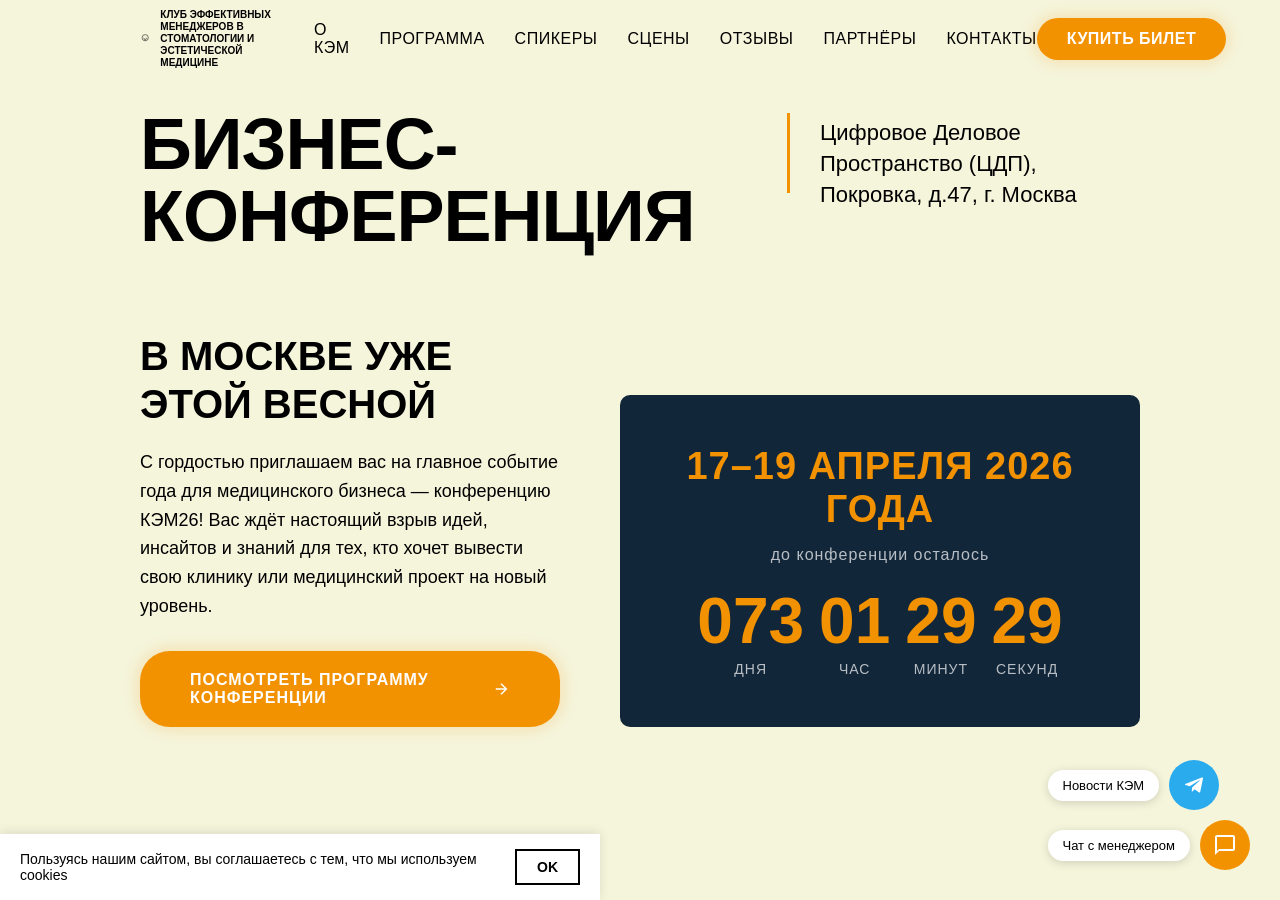
<file: hero_test.html>
<!DOCTYPE html>
<html lang="ru">
<head>
    <meta charset="UTF-8">
    <meta name="viewport" content="width=device-width, initial-scale=1.0">
    <title>КЭМ-26 — Первый экран (точная копия)</title>
    <style>
        * { margin: 0; padding: 0; box-sizing: border-box; }

        body {
            font-family: Inter, Arial, sans-serif;
            background-color: #f5f5dc;
            color: #000000;
            overflow-x: hidden;
        }

        /* ===== NAVIGATION ===== */
        .nav {
            position: fixed;
            top: 0;
            left: 0;
            width: 100%;
            height: 78px;
            display: flex;
            align-items: center;
            padding: 0 140px;
            z-index: 1000;
            background: transparent;
            transition: background-color 0.3s ease;
        }
        .nav.scrolled {
            background: rgba(245, 245, 220, 0.95);
            box-shadow: 0 2px 10px rgba(0,0,0,0.1);
        }
        .nav-logo {
            display: flex;
            align-items: center;
            gap: 10px;
            margin-right: 40px;
        }
        .nav-logo svg {
            width: 40px;
            height: 40px;
        }
        .nav-logo-text {
            font-size: 10px;
            font-weight: 700;
            line-height: 1.2;
            text-transform: uppercase;
            max-width: 140px;
        }
        .nav-menu {
            display: flex;
            align-items: center;
            gap: 30px;
            flex: 1;
        }
        .nav-menu a {
            color: #000;
            text-decoration: none;
            font-size: 16px;
            font-weight: 400;
            text-transform: uppercase;
            letter-spacing: 0.5px;
            transition: color 0.3s ease;
        }
        .nav-menu a:hover {
            color: #f39200;
        }
        .nav-cta {
            background-color: #f39200;
            color: #fff !important;
            padding: 12px 30px;
            border-radius: 30px;
            font-size: 16px;
            font-weight: 600;
            text-transform: uppercase;
            text-decoration: none;
            letter-spacing: 0.5px;
            margin-left: auto;
            white-space: nowrap;
            transition: all 0.3s ease;
            box-shadow: 0px 0px 15px 3px rgba(243,146,0,0.2);
        }
        .nav-cta:hover {
            transform: translateY(-2px);
            box-shadow: 0px 0px 20px 5px rgba(243,146,0,0.3);
        }

        /* ===== HERO SECTION ===== */
        .hero {
            padding-top: 78px; /* nav height */
            min-height: 100vh;
            background-color: #f5f5dc;
        }

        /* Top part - БИЗНЕС-КОНФЕРЕНЦИЯ */
        .hero-top {
            padding: 30px 140px 40px;
            display: flex;
            align-items: flex-start;
            gap: 30px;
        }
        .hero-title {
            font-size: 72px;
            font-weight: 900;
            line-height: 1;
            color: #000;
            text-transform: uppercase;
            letter-spacing: -1px;
        }
        .hero-separator {
            width: 3px;
            min-height: 80px;
            background-color: #f39200;
            flex-shrink: 0;
            margin-top: 5px;
        }
        .hero-location {
            font-size: 22px;
            font-weight: 400;
            color: #000;
            line-height: 1.4;
            max-width: 320px;
            padding-top: 10px;
        }

        /* Bottom part - two columns */
        .hero-bottom {
            display: flex;
            padding: 40px 140px 60px;
            gap: 60px;
            align-items: flex-end;
        }
        .hero-left {
            flex: 1;
        }
        .hero-subtitle {
            font-size: 40px;
            font-weight: 900;
            color: #000;
            text-transform: uppercase;
            line-height: 1.2;
            margin-bottom: 20px;
        }
        .hero-description {
            font-size: 18px;
            line-height: 1.6;
            color: #000;
            margin-bottom: 30px;
            max-width: 600px;
        }
        .hero-btn {
            display: inline-flex;
            align-items: center;
            gap: 15px;
            background-color: #f39200;
            color: #fff;
            padding: 20px 50px;
            border-radius: 30px;
            font-size: 16px;
            font-weight: 700;
            text-transform: uppercase;
            text-decoration: none;
            letter-spacing: 1px;
            transition: all 0.3s ease;
            box-shadow: 0px 0px 15px 3px rgba(243,146,0,0.2);
        }
        .hero-btn:hover {
            transform: translateY(-2px);
            box-shadow: 0px 0px 20px 5px rgba(243,146,0,0.3);
        }
        .hero-btn svg {
            width: 24px;
            height: 24px;
        }

        /* Right - Countdown card */
        .hero-right {
            flex-shrink: 0;
            width: 520px;
        }
        .countdown-card {
            background-color: #12263a;
            border-radius: 10px;
            padding: 50px 40px;
            text-align: center;
        }
        .countdown-date {
            font-size: 38px;
            font-weight: 900;
            color: #f39200;
            text-transform: uppercase;
            margin-bottom: 15px;
            letter-spacing: 1px;
        }
        .countdown-label {
            font-size: 16px;
            color: rgba(255,255,255,0.7);
            margin-bottom: 25px;
            letter-spacing: 1px;
        }
        .countdown-timer {
            display: flex;
            justify-content: center;
            gap: 15px;
        }
        .countdown-item {
            text-align: center;
        }
        .countdown-number {
            font-size: 64px;
            font-weight: 900;
            color: #f39200;
            line-height: 1;
        }
        .countdown-unit {
            font-size: 14px;
            color: rgba(255,255,255,0.7);
            margin-top: 8px;
            text-transform: uppercase;
            letter-spacing: 1px;
        }

        /* Cookie banner */
        .cookie-banner {
            position: fixed;
            bottom: 0;
            left: 0;
            width: 600px;
            background: #fff;
            padding: 15px 20px;
            display: flex;
            align-items: center;
            gap: 20px;
            z-index: 1000;
            font-size: 14px;
            color: #000;
            box-shadow: 0 -2px 10px rgba(0,0,0,0.1);
        }
        .cookie-btn {
            background: transparent;
            border: 2px solid #000;
            padding: 8px 20px;
            font-size: 14px;
            cursor: pointer;
            font-weight: 600;
            flex-shrink: 0;
        }

        /* Floating buttons */
        .floating-buttons {
            position: fixed;
            bottom: 30px;
            right: 30px;
            display: flex;
            flex-direction: column;
            gap: 10px;
            z-index: 1000;
        }
        .float-btn {
            display: flex;
            align-items: center;
            gap: 10px;
            text-decoration: none;
        }
        .float-btn-label {
            background: #fff;
            padding: 8px 15px;
            border-radius: 20px;
            font-size: 13px;
            color: #000;
            box-shadow: 0 2px 10px rgba(0,0,0,0.15);
            white-space: nowrap;
        }
        .float-btn-icon {
            width: 50px;
            height: 50px;
            border-radius: 50%;
            display: flex;
            align-items: center;
            justify-content: center;
        }
        .float-btn-icon.telegram {
            background: #2AABEE;
        }
        .float-btn-icon.chat {
            background: #f39200;
        }
        .float-btn-icon svg {
            width: 24px;
            height: 24px;
            fill: #fff;
        }

        /* Responsive */
        @media (max-width: 1024px) {
            .nav { padding: 0 40px; }
            .hero-top { padding: 30px 40px 40px; }
            .hero-bottom { padding: 40px 40px 60px; flex-direction: column; }
            .hero-right { width: 100%; }
            .hero-title { font-size: 52px; }
        }
        @media (max-width: 768px) {
            .nav { padding: 0 20px; }
            .nav-menu { display: none; }
            .hero-top { padding: 20px 20px 30px; flex-direction: column; }
            .hero-bottom { padding: 20px 20px 40px; }
            .hero-title { font-size: 36px; }
            .hero-subtitle { font-size: 28px; }
            .countdown-number { font-size: 44px; }
        }
    </style>
</head>
<body>

    <!-- NAVIGATION -->
    <nav class="nav" id="mainNav">
        <div class="nav-logo">
            <svg viewBox="0 0 40 40" fill="none">
                <circle cx="20" cy="15" r="12" stroke="#000" stroke-width="2" fill="none"/>
                <path d="M14 15 L20 25 L26 15" stroke="#000" stroke-width="2" fill="none"/>
            </svg>
            <div class="nav-logo-text">Клуб эффективных менеджеров в стоматологии и эстетической медицине</div>
        </div>
        <div class="nav-menu">
            <a href="#about">О КЭМ</a>
            <a href="#program">Программа</a>
            <a href="#speakers">Спикеры</a>
            <a href="#scenes">Сцены</a>
            <a href="#reviews">Отзывы</a>
            <a href="#partners">Партнёры</a>
            <a href="#contacts">Контакты</a>
        </div>
        <a href="#form" class="nav-cta">Купить билет</a>
    </nav>

    <!-- HERO SECTION -->
    <section class="hero">
        <!-- Top: БИЗНЕС-КОНФЕРЕНЦИЯ | Location -->
        <div class="hero-top">
            <h1 class="hero-title">Бизнес-конференция</h1>
            <div class="hero-separator"></div>
            <div class="hero-location">Цифровое Деловое Пространство (ЦДП), Покровка, д.47, г. Москва</div>
        </div>

        <!-- Bottom: Two columns -->
        <div class="hero-bottom">
            <div class="hero-left">
                <h2 class="hero-subtitle">В Москве уже этой весной</h2>
                <p class="hero-description">
                    С гордостью приглашаем вас на главное событие года для медицинского бизнеса —
                    конференцию КЭМ26! Вас ждёт настоящий взрыв идей, инсайтов и знаний для тех, кто
                    хочет вывести свою клинику или медицинский проект на новый уровень.
                </p>
                <a href="#program" class="hero-btn">
                    Посмотреть программу конференции
                    <svg viewBox="0 0 24 24" fill="none" stroke="currentColor" stroke-width="2">
                        <path d="M5 12h14M12 5l7 7-7 7"/>
                    </svg>
                </a>
            </div>

            <div class="hero-right">
                <div class="countdown-card">
                    <div class="countdown-date">17–19 апреля 2026 года</div>
                    <div class="countdown-label">до конференции осталось</div>
                    <div class="countdown-timer">
                        <div class="countdown-item">
                            <div class="countdown-number" id="days">073</div>
                            <div class="countdown-unit">дня</div>
                        </div>
                        <div class="countdown-item">
                            <div class="countdown-number" id="hours">01</div>
                            <div class="countdown-unit">час</div>
                        </div>
                        <div class="countdown-item">
                            <div class="countdown-number" id="minutes">29</div>
                            <div class="countdown-unit">минут</div>
                        </div>
                        <div class="countdown-item">
                            <div class="countdown-number" id="seconds">29</div>
                            <div class="countdown-unit">секунд</div>
                        </div>
                    </div>
                </div>
            </div>
        </div>
    </section>

    <!-- Cookie Banner -->
    <div class="cookie-banner" id="cookieBanner">
        <span>Пользуясь нашим сайтом, вы соглашаетесь с тем, что мы используем cookies</span>
        <button class="cookie-btn" onclick="document.getElementById('cookieBanner').style.display='none'">OK</button>
    </div>

    <!-- Floating Buttons -->
    <div class="floating-buttons">
        <a href="https://t.me/iskandarova_olesya" class="float-btn" target="_blank">
            <span class="float-btn-label">Новости КЭМ</span>
            <div class="float-btn-icon telegram">
                <svg viewBox="0 0 24 24"><path d="M9.78 18.65l.28-4.23 7.68-6.92c.34-.31-.07-.46-.52-.19L7.74 13.3 3.64 12c-.88-.25-.89-.86.2-1.3l15.97-6.16c.73-.33 1.43.18 1.15 1.3l-2.72 12.81c-.19.91-.74 1.13-1.5.71L12.6 16.3l-1.99 1.93c-.23.23-.42.42-.83.42z"/></svg>
            </div>
        </a>
        <a href="#" class="float-btn">
            <span class="float-btn-label">Чат с менеджером</span>
            <div class="float-btn-icon chat">
                <svg viewBox="0 0 24 24"><path d="M20 2H4c-1.1 0-2 .9-2 2v18l4-4h14c1.1 0 2-.9 2-2V4c0-1.1-.9-2-2-2zm0 14H6l-2 2V4h16v12z"/></svg>
            </div>
        </a>
    </div>

    <script>
        // Countdown Timer
        function updateCountdown() {
            const target = new Date('2026-04-17T10:00:00').getTime();
            const now = new Date().getTime();
            const diff = target - now;
            if (diff > 0) {
                const d = Math.floor(diff / (1000*60*60*24));
                const h = Math.floor((diff % (1000*60*60*24)) / (1000*60*60));
                const m = Math.floor((diff % (1000*60*60)) / (1000*60));
                const s = Math.floor((diff % (1000*60)) / 1000);
                document.getElementById('days').textContent = d.toString().padStart(2,'0');
                document.getElementById('hours').textContent = h.toString().padStart(2,'0');
                document.getElementById('minutes').textContent = m.toString().padStart(2,'0');
                document.getElementById('seconds').textContent = s.toString().padStart(2,'0');
            }
        }
        updateCountdown();
        setInterval(updateCountdown, 1000);

        // Nav scroll effect
        window.addEventListener('scroll', function() {
            const nav = document.getElementById('mainNav');
            if (window.scrollY > 50) {
                nav.classList.add('scrolled');
            } else {
                nav.classList.remove('scrolled');
            }
        });
    </script>
</body>
</html>
</file>
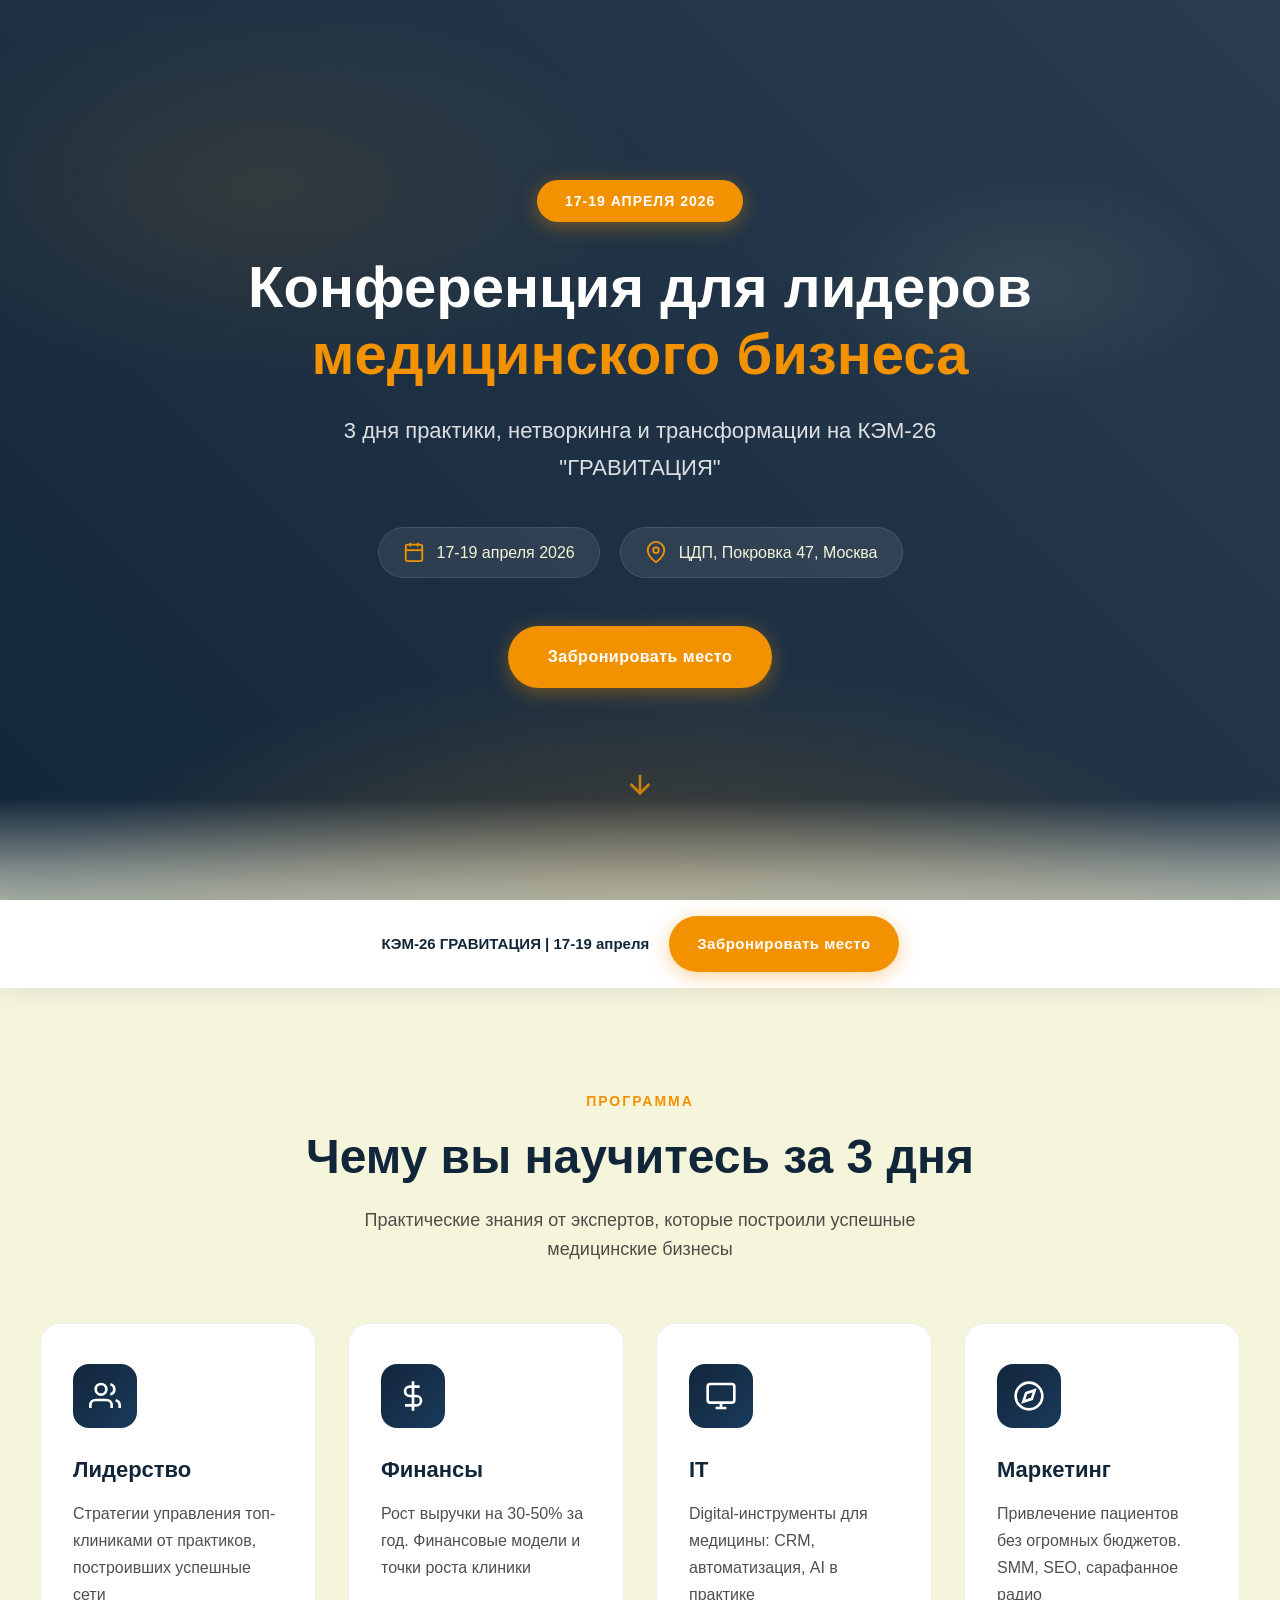
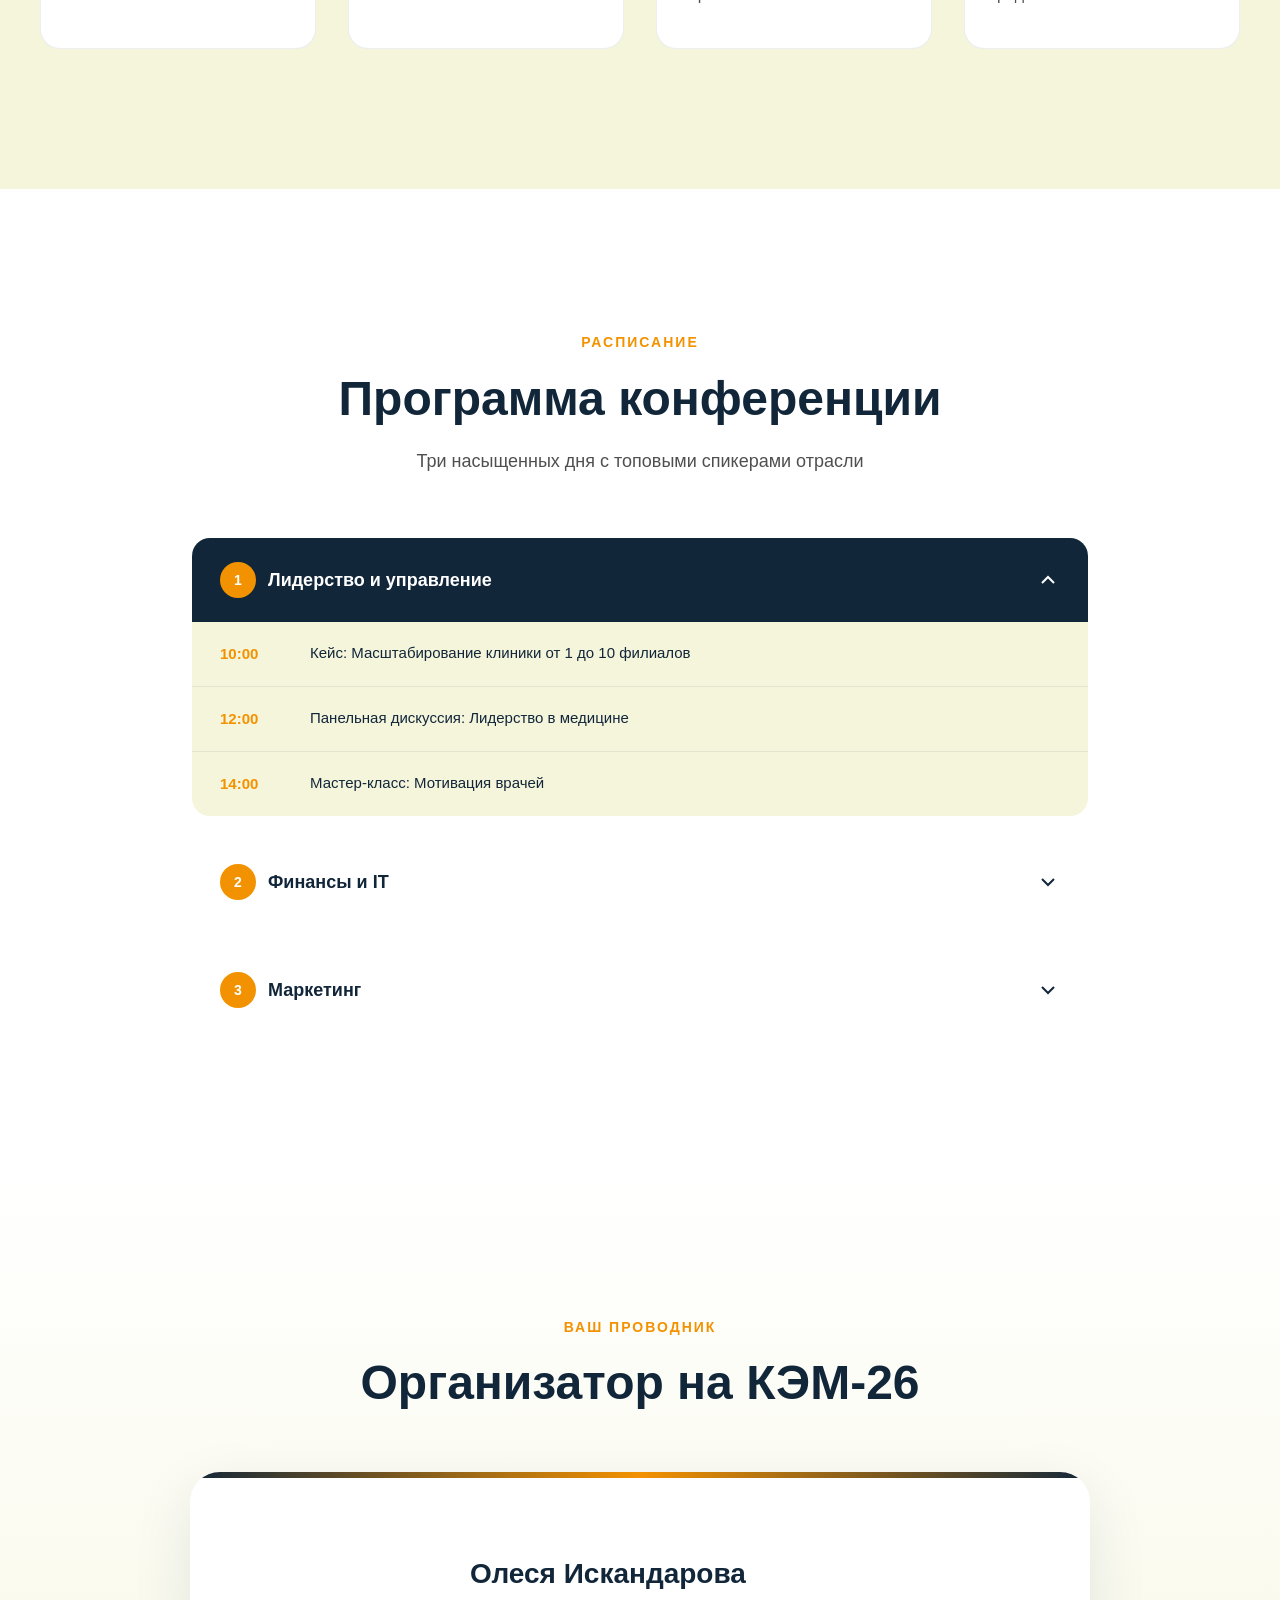
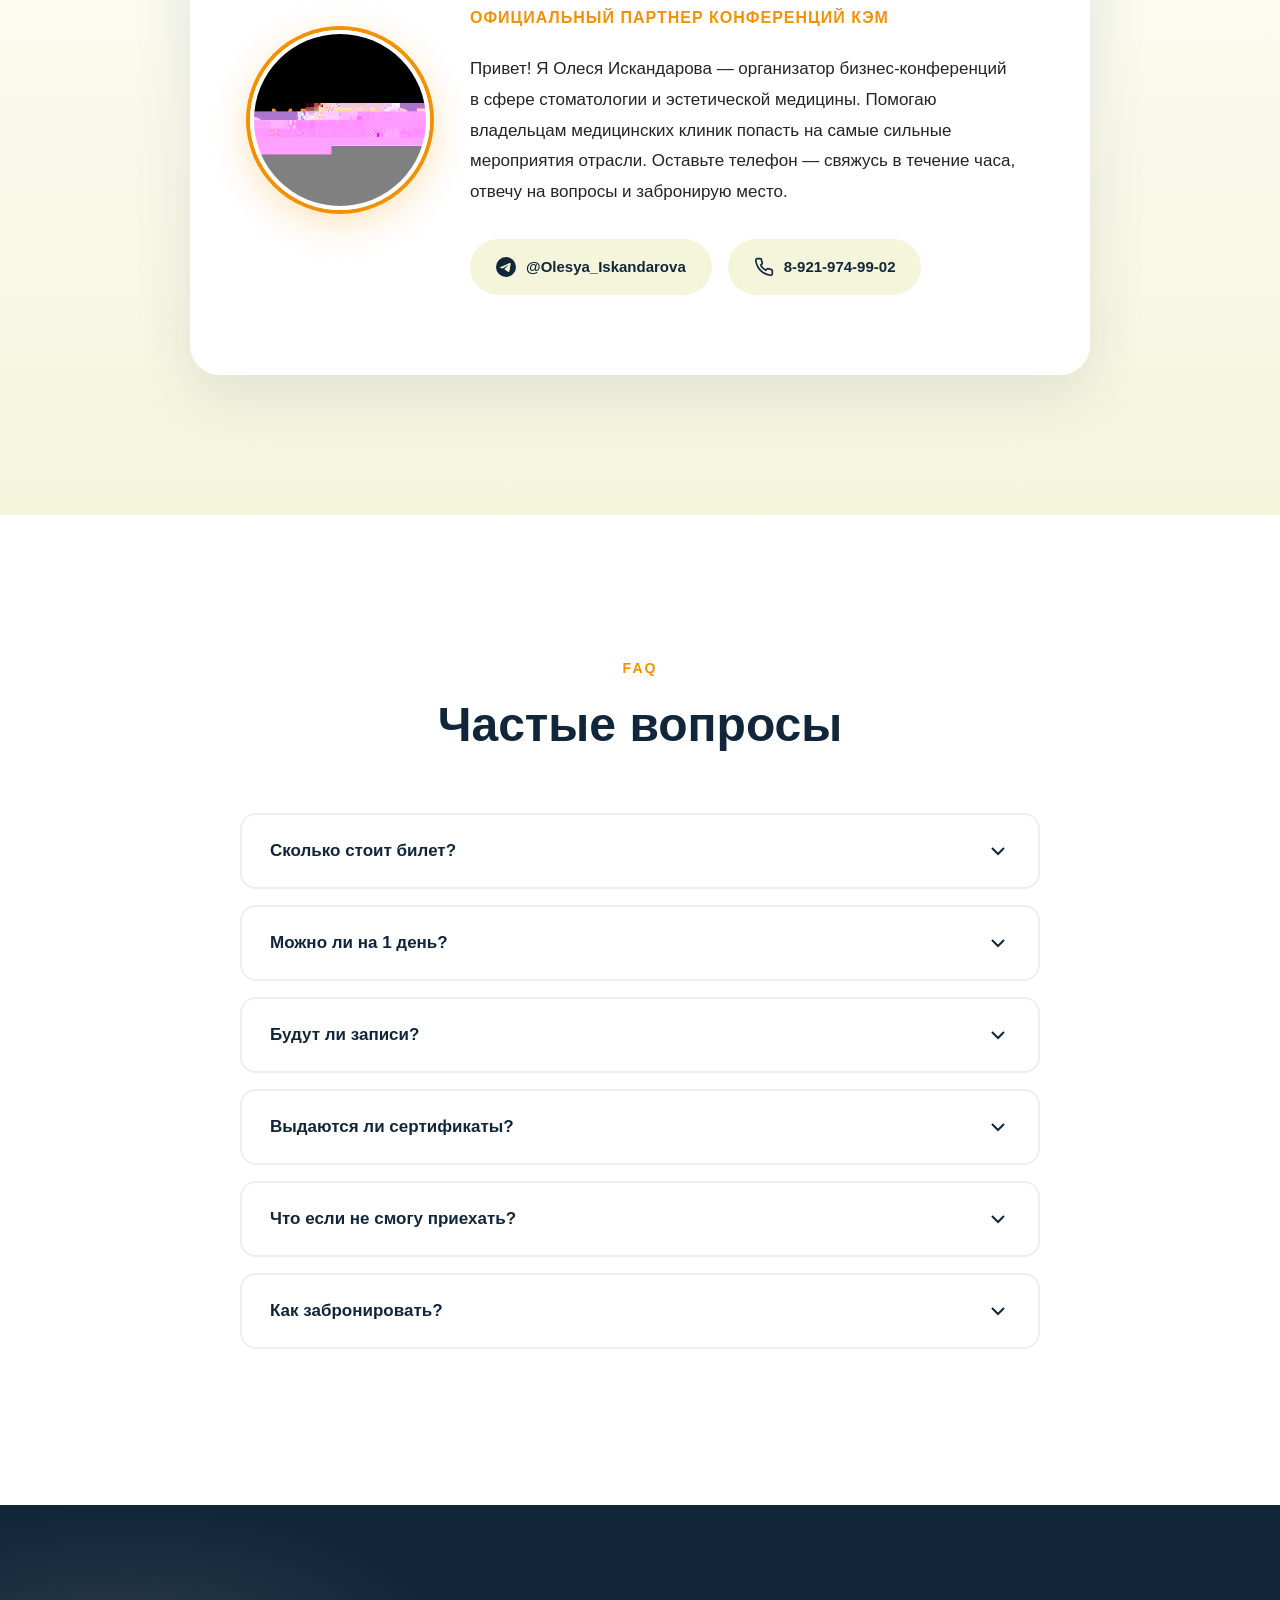
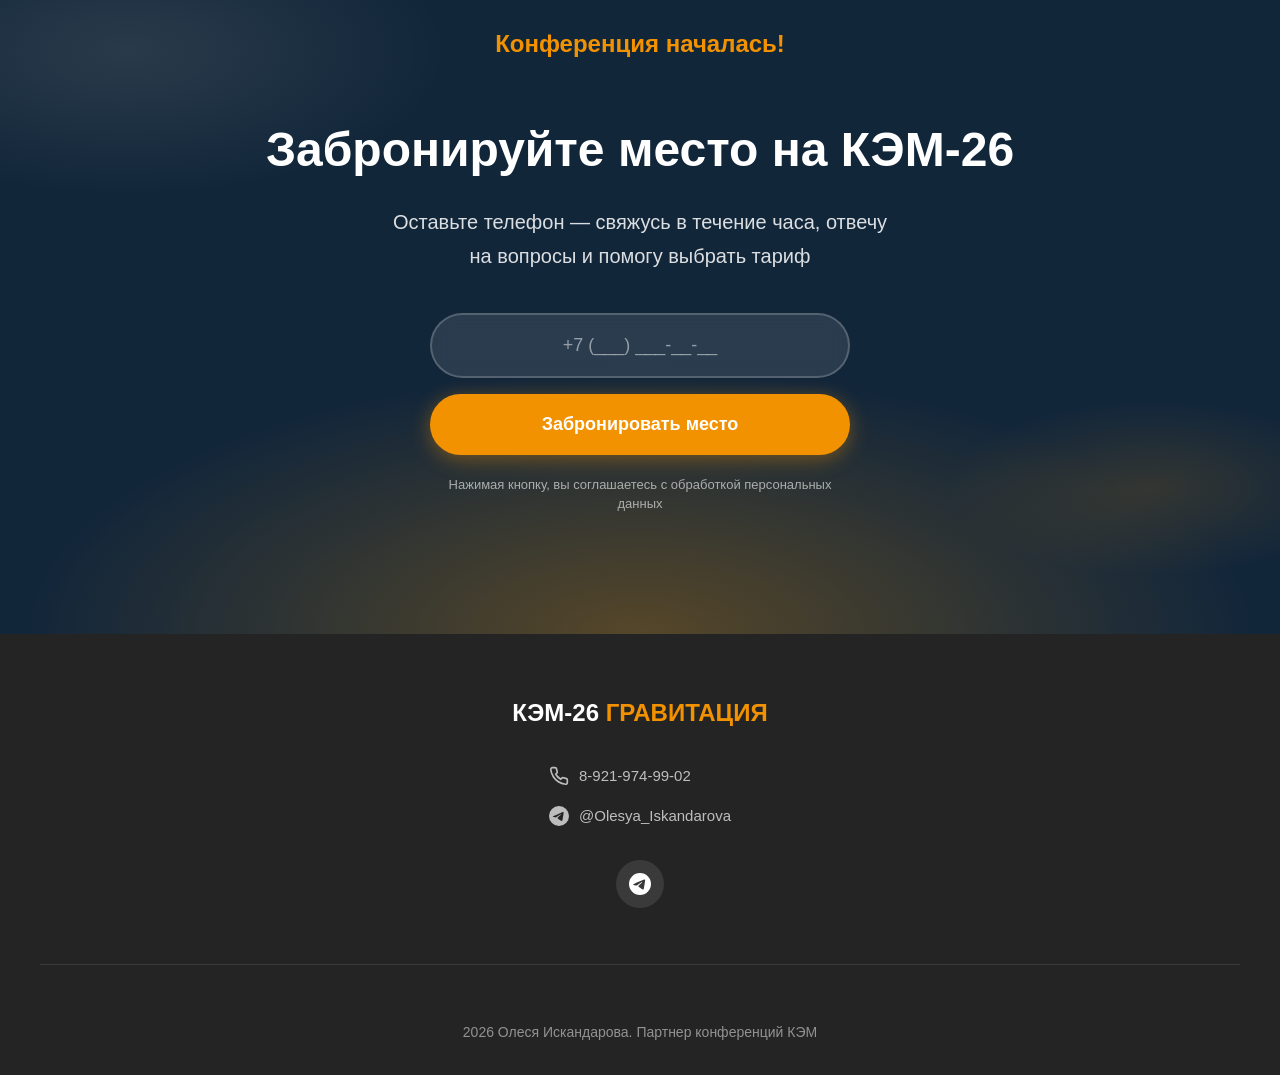
<file: index_v1.html>
<!DOCTYPE html>
<html lang="ru">
<head>
    <meta charset="UTF-8">
    <meta name="viewport" content="width=device-width, initial-scale=1.0">
    <meta name="description" content="КЭМ-26 ГРАВИТАЦИЯ — конференция для лидеров медицинского бизнеса. 17-19 апреля 2026, Москва. Лидерство, финансы, IT, маркетинг.">
    <!-- Open Graph -->
    <meta property="og:title" content="КЭМ-26 ГРАВИТАЦИЯ | Конференция для медицинского бизнеса">
    <meta property="og:description" content="3 дня практики, нетворкинга и трансформации. 17-19 апреля 2026, Москва">
    <meta property="og:type" content="website">
    <meta property="og:locale" content="ru_RU">
    <!-- Twitter Card -->
    <meta name="twitter:card" content="summary_large_image">
    <meta name="twitter:title" content="КЭМ-26 ГРАВИТАЦИЯ">
    <meta name="twitter:description" content="Конференция для лидеров медицинского бизнеса. 17-19 апреля 2026, Москва">
    <title>КЭМ-26 ГРАВИТАЦИЯ | Конференция для лидеров медицинского бизнеса</title>
    <style>
        *, *::before, *::after {
            box-sizing: border-box;
            margin: 0;
            padding: 0;
        }

        :root {
            --primary: #12263a;
            --primary-light: #1a3a5c;
            --accent: #f39200;
            --accent-hover: #e08500;
            --accent-light: rgba(243, 146, 0, 0.15);
            --white: #ffffff;
            --beige: #f5f5dc;
            --beige-dark: #e8e8d0;
            --black: #000000;
            --dark: #242424;
            --font-stack: -apple-system, BlinkMacSystemFont, 'Segoe UI', Roboto, 'Helvetica Neue', Arial, sans-serif;
            --transition-fast: 0.2s ease-in-out;
            --transition-medium: 0.3s ease-in-out;
            --transition-slow: 0.5s ease-in-out;
        }

        html {
            scroll-behavior: smooth;
        }

        /* Accessibility: reduced motion */
        @media (prefers-reduced-motion: reduce) {
            *, *::before, *::after {
                animation-duration: 0.01ms !important;
                animation-iteration-count: 1 !important;
                transition-duration: 0.01ms !important;
            }
            html { scroll-behavior: auto; }
        }

        body {
            font-family: var(--font-stack);
            font-size: 16px;
            line-height: 1.6;
            color: var(--black);
            background: var(--white);
            overflow-x: hidden;
        }

        /* Skip link for accessibility */
        .skip-link {
            position: absolute;
            top: -50px;
            left: 50%;
            transform: translateX(-50%);
            background: var(--primary);
            color: var(--white);
            padding: 12px 24px;
            border-radius: 0 0 8px 8px;
            z-index: 10000;
            text-decoration: none;
            font-weight: 600;
            transition: top 0.3s;
        }
        .skip-link:focus {
            top: 0;
        }

        /* Visually hidden but accessible */
        .visually-hidden {
            position: absolute;
            width: 1px;
            height: 1px;
            padding: 0;
            margin: -1px;
            overflow: hidden;
            clip: rect(0, 0, 0, 0);
            white-space: nowrap;
            border: 0;
        }

        /* Focus visible for keyboard navigation */
        :focus-visible {
            outline: 3px solid var(--accent);
            outline-offset: 3px;
        }
        :focus:not(:focus-visible) {
            outline: none;
        }

        /* Tilda-style animations */
        @keyframes fadeInUp {
            from {
                opacity: 0;
                transform: translateY(40px);
            }
            to {
                opacity: 1;
                transform: translateY(0);
            }
        }

        @keyframes fadeIn {
            from { opacity: 0; }
            to { opacity: 1; }
        }

        @keyframes scaleIn {
            from {
                opacity: 0;
                transform: scale(0.9);
            }
            to {
                opacity: 1;
                transform: scale(1);
            }
        }

        @keyframes pulse {
            0%, 100% { transform: scale(1); }
            50% { transform: scale(1.05); }
        }

        @keyframes float {
            0%, 100% { transform: translateY(0); }
            50% { transform: translateY(-10px); }
        }

        .animate-on-scroll {
            opacity: 0;
            transform: translateY(40px);
            transition: opacity 0.6s ease-out, transform 0.6s ease-out;
        }

        .animate-on-scroll.visible {
            opacity: 1;
            transform: translateY(0);
        }

        /* Hero Section - KEM Style */
        .hero {
            min-height: 100vh;
            background: linear-gradient(0.125turn, rgba(18, 38, 58, 1) 0%, rgba(18, 38, 58, 0.95) 50%, rgba(18, 38, 58, 0.9) 100%);
            position: relative;
            display: flex;
            align-items: center;
            justify-content: center;
            overflow: hidden;
        }

        .hero::before {
            content: '';
            position: absolute;
            top: 0;
            left: 0;
            right: 0;
            bottom: 0;
            background:
                radial-gradient(ellipse 80% 50% at 50% 100%, rgba(243, 146, 0, 0.25) 0%, transparent 60%),
                radial-gradient(ellipse 60% 40% at 20% 20%, rgba(243, 146, 0, 0.1) 0%, transparent 50%),
                radial-gradient(ellipse 40% 30% at 80% 30%, rgba(245, 245, 220, 0.08) 0%, transparent 40%);
            pointer-events: none;
            animation: fadeIn 1.5s ease-out;
        }

        .hero::after {
            content: '';
            position: absolute;
            bottom: 0;
            left: 0;
            right: 0;
            height: 150px;
            background: linear-gradient(to top, var(--beige) 0%, transparent 100%);
            pointer-events: none;
        }

        .hero-content {
            position: relative;
            z-index: 2;
            text-align: center;
            padding: 40px 20px 120px;
            max-width: 900px;
            margin: 0 auto;
        }

        .hero-badge {
            display: inline-block;
            background: var(--accent);
            color: var(--white);
            padding: 10px 28px;
            border-radius: 50px;
            font-size: 14px;
            font-weight: 700;
            letter-spacing: 1px;
            text-transform: uppercase;
            margin-bottom: 32px;
            animation: scaleIn 0.6s ease-out 0.3s both;
            box-shadow: 0 4px 20px rgba(243, 146, 0, 0.4);
        }

        .hero h1 {
            font-size: 36px;
            font-weight: 800;
            line-height: 1.15;
            color: var(--white);
            margin-bottom: 24px;
            animation: fadeInUp 0.8s ease-out 0.5s both;
        }

        .hero h1 span {
            color: var(--accent);
        }

        .hero-subtitle {
            font-size: 18px;
            color: rgba(255, 255, 255, 0.85);
            margin-bottom: 40px;
            max-width: 600px;
            margin-left: auto;
            margin-right: auto;
            line-height: 1.7;
            animation: fadeInUp 0.8s ease-out 0.7s both;
        }

        .hero-meta {
            display: flex;
            flex-direction: column;
            gap: 16px;
            align-items: center;
            margin-bottom: 48px;
            animation: fadeInUp 0.8s ease-out 0.9s both;
        }

        .hero-meta-item {
            display: flex;
            align-items: center;
            gap: 12px;
            font-size: 16px;
            color: var(--beige);
            background: rgba(255, 255, 255, 0.08);
            padding: 12px 24px;
            border-radius: 50px;
            backdrop-filter: blur(10px);
            border: 1px solid rgba(255, 255, 255, 0.1);
            transition: var(--transition-medium);
        }

        .hero-meta-item:hover {
            background: rgba(243, 146, 0, 0.15);
            border-color: rgba(243, 146, 0, 0.3);
        }

        .hero-meta-icon {
            width: 22px;
            height: 22px;
            color: var(--accent);
        }

        .hero-cta {
            animation: fadeInUp 0.8s ease-out 1.1s both;
        }

        /* Buttons - KEM Style */
        .btn {
            display: inline-flex;
            align-items: center;
            justify-content: center;
            padding: 18px 40px;
            font-size: 16px;
            font-weight: 700;
            text-decoration: none;
            border-radius: 50px;
            border: none;
            cursor: pointer;
            transition: all var(--transition-medium);
            min-height: 56px;
            letter-spacing: 0.5px;
        }

        .btn-primary {
            background: var(--accent);
            color: var(--white);
            box-shadow: 0 4px 20px rgba(243, 146, 0, 0.4);
        }

        .btn-primary:hover {
            background: var(--accent-hover);
            transform: translateY(-3px);
            box-shadow: 0 8px 30px rgba(243, 146, 0, 0.5);
        }

        .btn-primary:active {
            transform: translateY(-1px);
        }

        .btn-outline {
            background: transparent;
            color: var(--white);
            border: 2px solid var(--white);
        }

        .btn-outline:hover {
            background: var(--white);
            color: var(--primary);
        }

        .btn-dark {
            background: var(--primary);
            color: var(--white);
            box-shadow: 0 4px 20px rgba(18, 38, 58, 0.3);
        }

        .btn-dark:hover {
            background: var(--primary-light);
            transform: translateY(-3px);
            box-shadow: 0 8px 30px rgba(18, 38, 58, 0.4);
        }

        /* Scroll indicator */
        .scroll-indicator {
            position: absolute;
            bottom: 140px;
            left: 50%;
            transform: translateX(-50%);
            z-index: 3;
            animation: float 2s ease-in-out infinite;
        }

        .scroll-indicator svg {
            width: 32px;
            height: 32px;
            color: var(--accent);
            opacity: 0.8;
        }

        /* Sections - KEM Style */
        section {
            padding: 100px 20px;
            position: relative;
        }

        .section-beige {
            background: var(--beige);
        }

        .section-white {
            background: var(--white);
        }

        .section-dark {
            background: var(--primary);
            color: var(--white);
        }

        .container {
            width: 100%;
            max-width: 1200px;
            margin: 0 auto;
        }

        .section-header {
            text-align: center;
            margin-bottom: 60px;
        }

        .section-label {
            display: inline-block;
            color: var(--accent);
            font-size: 14px;
            font-weight: 700;
            letter-spacing: 2px;
            text-transform: uppercase;
            margin-bottom: 16px;
        }

        .section-title {
            font-size: 32px;
            font-weight: 800;
            color: var(--primary);
            line-height: 1.2;
            margin-bottom: 20px;
        }

        .section-dark .section-title {
            color: var(--white);
        }

        .section-subtitle {
            font-size: 18px;
            color: var(--dark);
            opacity: 0.8;
            max-width: 600px;
            margin: 0 auto;
        }

        .section-dark .section-subtitle {
            color: rgba(255, 255, 255, 0.8);
        }

        /* Value Cards - KEM Style */
        .value-grid {
            display: grid;
            grid-template-columns: 1fr;
            gap: 24px;
        }

        .value-card {
            background: var(--white);
            padding: 40px 32px;
            border-radius: 20px;
            position: relative;
            overflow: hidden;
            transition: all var(--transition-medium);
            border: 1px solid rgba(18, 38, 58, 0.08);
        }

        .value-card::before {
            content: '';
            position: absolute;
            top: 0;
            left: 0;
            width: 100%;
            height: 4px;
            background: linear-gradient(90deg, var(--accent), var(--primary));
            transform: scaleX(0);
            transform-origin: left;
            transition: transform var(--transition-medium);
        }

        .value-card:hover {
            transform: translateY(-8px);
            box-shadow: 0 20px 60px rgba(18, 38, 58, 0.15);
            border-color: transparent;
        }

        .value-card:hover::before {
            transform: scaleX(1);
        }

        .value-icon {
            width: 64px;
            height: 64px;
            background: linear-gradient(135deg, var(--primary) 0%, var(--primary-light) 100%);
            border-radius: 16px;
            display: flex;
            align-items: center;
            justify-content: center;
            margin-bottom: 24px;
            transition: var(--transition-medium);
        }

        .value-card:hover .value-icon {
            transform: scale(1.1) rotate(-5deg);
            background: linear-gradient(135deg, var(--accent) 0%, var(--accent-hover) 100%);
        }

        .value-icon svg {
            width: 32px;
            height: 32px;
            stroke: var(--white);
        }

        .value-card h3 {
            font-size: 22px;
            font-weight: 700;
            margin-bottom: 12px;
            color: var(--primary);
        }

        .value-card p {
            color: var(--dark);
            font-size: 16px;
            line-height: 1.7;
            opacity: 0.8;
        }

        /* Program Section - KEM Style */
        .program-grid {
            display: grid;
            grid-template-columns: 1fr;
            gap: 20px;
            max-width: 900px;
            margin: 0 auto;
        }

        .program-day {
            background: var(--white);
            border-radius: 20px;
            overflow: hidden;
            border: 2px solid transparent;
            transition: all var(--transition-medium);
        }

        .program-day:hover {
            border-color: var(--accent);
            box-shadow: 0 10px 40px rgba(243, 146, 0, 0.15);
        }

        .program-day-header {
            padding: 24px 28px;
            background: var(--white);
            cursor: pointer;
            display: flex;
            justify-content: space-between;
            align-items: center;
            border: none;
            width: 100%;
            text-align: left;
            font-family: inherit;
            font-size: 18px;
            font-weight: 700;
            color: var(--primary);
            transition: all var(--transition-medium);
        }

        .program-day-header:hover {
            background: rgba(243, 146, 0, 0.05);
        }

        .program-day-header.active {
            background: var(--primary);
            color: var(--white);
        }

        .program-day-header .day-label {
            display: flex;
            align-items: center;
            gap: 12px;
        }

        .program-day-header .day-number {
            width: 36px;
            height: 36px;
            background: var(--accent);
            border-radius: 50%;
            display: flex;
            align-items: center;
            justify-content: center;
            color: var(--white);
            font-size: 14px;
            font-weight: 700;
        }

        .accordion-icon {
            width: 24px;
            height: 24px;
            transition: transform var(--transition-medium);
            color: currentColor;
        }

        .program-day-header.active .accordion-icon {
            transform: rotate(180deg);
        }

        .program-day-content {
            max-height: 0;
            overflow: hidden;
            transition: max-height 0.4s ease;
            background: var(--beige);
        }

        .program-day-content.open {
            max-height: 500px;
        }

        .program-item {
            padding: 20px 28px;
            display: flex;
            gap: 20px;
            align-items: flex-start;
            border-bottom: 1px solid rgba(18, 38, 58, 0.08);
            transition: background var(--transition-fast);
        }

        .program-item:hover {
            background: rgba(255, 255, 255, 0.5);
        }

        .program-item:last-child {
            border-bottom: none;
        }

        .program-time {
            font-weight: 700;
            color: var(--accent);
            min-width: 70px;
            font-size: 15px;
        }

        .program-title {
            color: var(--primary);
            font-size: 15px;
            line-height: 1.5;
        }

        /* Agent Section - KEM Style */
        .agent-section {
            background: linear-gradient(180deg, var(--white) 0%, var(--beige) 100%);
        }

        .agent-card {
            display: flex;
            flex-direction: column;
            align-items: center;
            gap: 40px;
            max-width: 900px;
            margin: 0 auto;
            background: var(--white);
            padding: 60px 40px;
            border-radius: 30px;
            box-shadow: 0 20px 60px rgba(18, 38, 58, 0.1);
            position: relative;
            overflow: hidden;
        }

        .agent-card::before {
            content: '';
            position: absolute;
            top: 0;
            left: 0;
            right: 0;
            height: 6px;
            background: linear-gradient(90deg, var(--primary), var(--accent), var(--primary));
        }

        .agent-photo-wrapper {
            position: relative;
        }

        .agent-photo {
            width: 180px;
            height: 180px;
            border-radius: 50%;
            object-fit: cover;
            border: 4px solid var(--white);
            box-shadow: 0 10px 40px rgba(243, 146, 0, 0.3), 0 0 0 4px var(--accent);
            transition: var(--transition-medium);
        }

        .agent-photo:hover {
            transform: scale(1.05);
        }

        .agent-info {
            text-align: center;
        }

        .agent-name {
            font-size: 28px;
            font-weight: 800;
            margin-bottom: 8px;
            color: var(--primary);
        }

        .agent-role {
            color: var(--accent);
            font-weight: 600;
            font-size: 16px;
            margin-bottom: 24px;
            text-transform: uppercase;
            letter-spacing: 1px;
        }

        .agent-text {
            color: var(--dark);
            font-size: 17px;
            line-height: 1.8;
            max-width: 550px;
            margin: 0 auto;
        }

        .agent-contacts {
            display: flex;
            flex-wrap: wrap;
            gap: 16px;
            justify-content: center;
            margin-top: 32px;
        }

        .agent-contact {
            display: inline-flex;
            align-items: center;
            gap: 10px;
            padding: 14px 24px;
            background: var(--beige);
            border-radius: 50px;
            color: var(--primary);
            text-decoration: none;
            font-size: 15px;
            font-weight: 600;
            transition: all var(--transition-medium);
            border: 2px solid transparent;
        }

        .agent-contact:hover {
            background: var(--primary);
            color: var(--white);
            transform: translateY(-3px);
            box-shadow: 0 8px 20px rgba(18, 38, 58, 0.2);
        }

        .agent-contact svg {
            width: 20px;
            height: 20px;
        }

        /* FAQ Section - KEM Style */
        .faq-list {
            max-width: 800px;
            margin: 0 auto;
        }

        .faq-item {
            background: var(--white);
            border-radius: 16px;
            margin-bottom: 16px;
            overflow: hidden;
            border: 2px solid rgba(18, 38, 58, 0.08);
            transition: all var(--transition-medium);
        }

        .faq-item:hover {
            border-color: rgba(243, 146, 0, 0.3);
        }

        .faq-question {
            padding: 24px 28px;
            cursor: pointer;
            display: flex;
            justify-content: space-between;
            align-items: center;
            border: none;
            width: 100%;
            text-align: left;
            font-family: inherit;
            font-size: 17px;
            font-weight: 600;
            color: var(--primary);
            background: transparent;
            transition: all var(--transition-medium);
        }

        .faq-question:hover {
            color: var(--accent);
        }

        .faq-question .accordion-icon {
            flex-shrink: 0;
            margin-left: 16px;
            transition: transform var(--transition-medium);
        }

        .faq-question[aria-expanded="true"] .accordion-icon {
            transform: rotate(180deg);
        }

        .faq-answer {
            max-height: 0;
            overflow: hidden;
            transition: max-height 0.4s ease;
        }

        .faq-answer.open {
            max-height: 300px;
        }

        .faq-answer-inner {
            padding: 0 28px 24px;
            color: var(--dark);
            line-height: 1.8;
            font-size: 16px;
            border-top: 1px solid rgba(18, 38, 58, 0.08);
            padding-top: 20px;
            margin-top: -1px;
        }

        /* CTA Section - KEM Style */
        .cta-section {
            background: var(--primary);
            position: relative;
            overflow: hidden;
            padding: 120px 20px;
        }

        .cta-section::before {
            content: '';
            position: absolute;
            top: 0;
            left: 0;
            right: 0;
            bottom: 0;
            background:
                radial-gradient(ellipse 80% 60% at 50% 100%, rgba(243, 146, 0, 0.3) 0%, transparent 60%),
                radial-gradient(ellipse 50% 40% at 10% 20%, rgba(245, 245, 220, 0.1) 0%, transparent 50%),
                radial-gradient(ellipse 40% 30% at 90% 80%, rgba(243, 146, 0, 0.15) 0%, transparent 40%);
            pointer-events: none;
        }

        .cta-content {
            position: relative;
            z-index: 2;
            text-align: center;
        }

        .countdown {
            display: flex;
            justify-content: center;
            gap: 12px;
            margin-bottom: 48px;
            flex-wrap: wrap;
        }

        .countdown-item {
            background: rgba(255, 255, 255, 0.1);
            padding: 20px 16px;
            border-radius: 16px;
            min-width: 80px;
            backdrop-filter: blur(10px);
            border: 1px solid rgba(255, 255, 255, 0.1);
            transition: var(--transition-medium);
        }

        .countdown-item:hover {
            background: rgba(243, 146, 0, 0.2);
            border-color: rgba(243, 146, 0, 0.3);
            transform: translateY(-4px);
        }

        .countdown-number {
            font-size: 36px;
            font-weight: 800;
            color: var(--accent);
            display: block;
            line-height: 1;
            margin-bottom: 8px;
        }

        .countdown-label {
            font-size: 12px;
            text-transform: uppercase;
            letter-spacing: 1px;
            color: rgba(255, 255, 255, 0.7);
        }

        .cta-title {
            font-size: 32px;
            font-weight: 800;
            color: var(--white);
            margin-bottom: 16px;
        }

        .cta-subtitle {
            font-size: 18px;
            color: rgba(255, 255, 255, 0.85);
            margin-bottom: 40px;
            max-width: 500px;
            margin-left: auto;
            margin-right: auto;
            line-height: 1.7;
        }

        /* Form - KEM Style */
        .lead-form {
            max-width: 420px;
            margin: 0 auto;
        }

        .form-group {
            margin-bottom: 16px;
        }

        .phone-input {
            width: 100%;
            padding: 20px 24px;
            font-size: 18px;
            font-family: inherit;
            font-weight: 500;
            border: 2px solid rgba(255, 255, 255, 0.2);
            border-radius: 50px;
            background: rgba(255, 255, 255, 0.1);
            color: var(--white);
            text-align: center;
            transition: all var(--transition-medium);
            backdrop-filter: blur(10px);
        }

        .phone-input::placeholder {
            color: rgba(255, 255, 255, 0.5);
        }

        .phone-input:focus {
            outline: none;
            border-color: var(--accent);
            background: rgba(255, 255, 255, 0.15);
            box-shadow: 0 0 0 4px rgba(243, 146, 0, 0.2);
        }

        .form-submit {
            width: 100%;
            padding: 20px 32px;
            font-size: 18px;
            font-weight: 700;
            background: var(--accent);
            color: var(--white);
            border: none;
            border-radius: 50px;
            cursor: pointer;
            transition: all var(--transition-medium);
            box-shadow: 0 4px 20px rgba(243, 146, 0, 0.4);
        }

        .form-submit:hover {
            background: var(--accent-hover);
            transform: translateY(-3px);
            box-shadow: 0 8px 30px rgba(243, 146, 0, 0.5);
        }

        .form-submit:disabled {
            opacity: 0.6;
            cursor: not-allowed;
            transform: none;
        }

        .form-disclaimer {
            font-size: 13px;
            color: rgba(255, 255, 255, 0.6);
            margin-top: 20px;
            line-height: 1.5;
        }

        .form-disclaimer a {
            color: var(--accent);
            text-decoration: underline;
        }

        .success-message {
            display: none;
            background: rgba(76, 175, 80, 0.2);
            border: 2px solid rgba(76, 175, 80, 0.5);
            border-radius: 20px;
            padding: 32px;
            margin-top: 24px;
            animation: scaleIn 0.5s ease-out;
        }

        .success-message.show {
            display: block;
        }

        .success-icon {
            width: 56px;
            height: 56px;
            background: #4CAF50;
            border-radius: 50%;
            display: flex;
            align-items: center;
            justify-content: center;
            margin: 0 auto 20px;
        }

        .success-icon svg {
            width: 28px;
            height: 28px;
            stroke: white;
        }

        .success-message h4 {
            font-size: 20px;
            margin-bottom: 8px;
            color: var(--white);
        }

        .success-message p {
            font-size: 15px;
            color: rgba(255, 255, 255, 0.9);
        }

        /* Footer - KEM Style */
        footer {
            background: var(--dark);
            color: var(--white);
            padding: 60px 20px 32px;
        }

        .footer-content {
            display: flex;
            flex-direction: column;
            gap: 32px;
            align-items: center;
            text-align: center;
        }

        .footer-logo {
            font-size: 24px;
            font-weight: 800;
            color: var(--white);
        }

        .footer-logo span {
            color: var(--accent);
        }

        .footer-contacts {
            display: flex;
            flex-direction: column;
            gap: 16px;
        }

        .footer-contact {
            display: flex;
            align-items: center;
            gap: 10px;
            color: rgba(255, 255, 255, 0.7);
            text-decoration: none;
            font-size: 15px;
            transition: color var(--transition-medium);
        }

        .footer-contact:hover {
            color: var(--accent);
        }

        .footer-contact svg {
            width: 20px;
            height: 20px;
        }

        .footer-social {
            display: flex;
            gap: 12px;
        }

        .social-link {
            width: 48px;
            height: 48px;
            background: rgba(255, 255, 255, 0.1);
            border-radius: 50%;
            display: flex;
            align-items: center;
            justify-content: center;
            color: var(--white);
            text-decoration: none;
            transition: all var(--transition-medium);
        }

        .social-link:hover {
            background: var(--accent);
            transform: translateY(-4px);
            box-shadow: 0 8px 20px rgba(243, 146, 0, 0.3);
        }

        .social-link svg {
            width: 22px;
            height: 22px;
        }

        .footer-divider {
            width: 100%;
            height: 1px;
            background: rgba(255, 255, 255, 0.1);
            margin: 24px 0;
        }

        .footer-copyright {
            font-size: 14px;
            color: rgba(255, 255, 255, 0.5);
        }

        /* Sticky CTA - KEM Style */
        .sticky-cta {
            position: fixed;
            bottom: 0;
            left: 0;
            right: 0;
            background: var(--white);
            padding: 16px 20px;
            box-shadow: 0 -4px 30px rgba(18, 38, 58, 0.15);
            z-index: 1000;
            transform: translateY(100%);
            transition: transform var(--transition-medium);
        }

        .sticky-cta.visible {
            transform: translateY(0);
        }

        .sticky-cta-content {
            display: flex;
            align-items: center;
            justify-content: center;
            max-width: 1200px;
            margin: 0 auto;
            gap: 20px;
        }

        .sticky-cta-text {
            display: none;
            font-weight: 700;
            color: var(--primary);
            font-size: 15px;
        }

        .sticky-cta .btn {
            flex: 1;
            max-width: 320px;
            padding: 14px 28px;
            font-size: 15px;
        }

        /* Tablet */
        @media (min-width: 640px) {
            .hero h1 {
                font-size: 48px;
            }

            .hero-subtitle {
                font-size: 20px;
            }

            .hero-meta {
                flex-direction: row;
                justify-content: center;
                gap: 20px;
            }

            .value-grid {
                grid-template-columns: repeat(2, 1fr);
            }

            .section-title {
                font-size: 40px;
            }

            .countdown-item {
                min-width: 100px;
                padding: 24px 20px;
            }

            .countdown-number {
                font-size: 44px;
            }

            .cta-title {
                font-size: 40px;
            }

            .sticky-cta-text {
                display: block;
            }

            .sticky-cta .btn {
                flex: none;
                width: auto;
            }
        }

        /* Desktop */
        @media (min-width: 1024px) {
            section {
                padding: 140px 20px;
            }

            .hero h1 {
                font-size: 58px;
            }

            .hero-subtitle {
                font-size: 22px;
            }

            .value-grid {
                grid-template-columns: repeat(4, 1fr);
                gap: 32px;
            }

            .section-title {
                font-size: 48px;
            }

            .agent-card {
                flex-direction: row;
                padding: 80px 60px;
                text-align: left;
            }

            .agent-info {
                text-align: left;
            }

            .agent-contacts {
                justify-content: flex-start;
            }

            .cta-title {
                font-size: 48px;
            }

            .cta-subtitle {
                font-size: 20px;
            }
        }
    </style>
</head>
<body>
    <a href="#main-content" class="skip-link">Перейти к основному содержимому</a>

    <main id="main-content" role="main">
    <!-- Hero Section -->
    <section class="hero">
        <div class="hero-content">
            <span class="hero-badge">17-19 апреля 2026</span>
            <h1>Конференция для лидеров <span>медицинского бизнеса</span></h1>
            <p class="hero-subtitle">3 дня практики, нетворкинга и трансформации на КЭМ-26 "ГРАВИТАЦИЯ"</p>
            <div class="hero-meta">
                <div class="hero-meta-item">
                    <svg class="hero-meta-icon" viewBox="0 0 24 24" fill="none" stroke="currentColor" stroke-width="2">
                        <rect x="3" y="4" width="18" height="18" rx="2" ry="2"/>
                        <line x1="16" y1="2" x2="16" y2="6"/>
                        <line x1="8" y1="2" x2="8" y2="6"/>
                        <line x1="3" y1="10" x2="21" y2="10"/>
                    </svg>
                    <span>17-19 апреля 2026</span>
                </div>
                <div class="hero-meta-item">
                    <svg class="hero-meta-icon" viewBox="0 0 24 24" fill="none" stroke="currentColor" stroke-width="2">
                        <path d="M21 10c0 7-9 13-9 13s-9-6-9-13a9 9 0 0 1 18 0z"/>
                        <circle cx="12" cy="10" r="3"/>
                    </svg>
                    <span>ЦДП, Покровка 47, Москва</span>
                </div>
            </div>
            <div class="hero-cta">
                <a href="#form" class="btn btn-primary">Забронировать место</a>
            </div>
        </div>
        <div class="scroll-indicator">
            <svg viewBox="0 0 24 24" fill="none" stroke="currentColor" stroke-width="2">
                <path d="M12 5v14M19 12l-7 7-7-7"/>
            </svg>
        </div>
    </section>

    <!-- Value Proposition -->
    <section class="section-beige">
        <div class="container">
            <div class="section-header animate-on-scroll">
                <span class="section-label">Программа</span>
                <h2 class="section-title">Чему вы научитесь за 3 дня</h2>
                <p class="section-subtitle">Практические знания от экспертов, которые построили успешные медицинские бизнесы</p>
            </div>
            <div class="value-grid">
                <div class="value-card animate-on-scroll">
                    <div class="value-icon">
                        <svg viewBox="0 0 24 24" fill="none" stroke="currentColor" stroke-width="2">
                            <path d="M17 21v-2a4 4 0 0 0-4-4H5a4 4 0 0 0-4 4v2"/>
                            <circle cx="9" cy="7" r="4"/>
                            <path d="M23 21v-2a4 4 0 0 0-3-3.87"/>
                            <path d="M16 3.13a4 4 0 0 1 0 7.75"/>
                        </svg>
                    </div>
                    <h3>Лидерство</h3>
                    <p>Стратегии управления топ-клиниками от практиков, построивших успешные сети</p>
                </div>
                <div class="value-card animate-on-scroll">
                    <div class="value-icon">
                        <svg viewBox="0 0 24 24" fill="none" stroke="currentColor" stroke-width="2">
                            <line x1="12" y1="1" x2="12" y2="23"/>
                            <path d="M17 5H9.5a3.5 3.5 0 0 0 0 7h5a3.5 3.5 0 0 1 0 7H6"/>
                        </svg>
                    </div>
                    <h3>Финансы</h3>
                    <p>Рост выручки на 30-50% за год. Финансовые модели и точки роста клиники</p>
                </div>
                <div class="value-card animate-on-scroll">
                    <div class="value-icon">
                        <svg viewBox="0 0 24 24" fill="none" stroke="currentColor" stroke-width="2">
                            <rect x="2" y="3" width="20" height="14" rx="2" ry="2"/>
                            <line x1="8" y1="21" x2="16" y2="21"/>
                            <line x1="12" y1="17" x2="12" y2="21"/>
                        </svg>
                    </div>
                    <h3>IT</h3>
                    <p>Digital-инструменты для медицины: CRM, автоматизация, AI в практике</p>
                </div>
                <div class="value-card animate-on-scroll">
                    <div class="value-icon">
                        <svg viewBox="0 0 24 24" fill="none" stroke="currentColor" stroke-width="2">
                            <circle cx="12" cy="12" r="10"/>
                            <polygon points="16.24 7.76 14.12 14.12 7.76 16.24 9.88 9.88 16.24 7.76"/>
                        </svg>
                    </div>
                    <h3>Маркетинг</h3>
                    <p>Привлечение пациентов без огромных бюджетов. SMM, SEO, сарафанное радио</p>
                </div>
            </div>
        </div>
    </section>

    <!-- Program -->
    <section class="section-white">
        <div class="container">
            <div class="section-header animate-on-scroll">
                <span class="section-label">Расписание</span>
                <h2 class="section-title">Программа конференции</h2>
                <p class="section-subtitle">Три насыщенных дня с топовыми спикерами отрасли</p>
            </div>
            <div class="program-grid">
                <div class="program-day animate-on-scroll">
                    <button class="program-day-header active" aria-expanded="true">
                        <span class="day-label">
                            <span class="day-number">1</span>
                            <span>Лидерство и управление</span>
                        </span>
                        <svg class="accordion-icon" viewBox="0 0 24 24" fill="none" stroke="currentColor" stroke-width="2">
                            <polyline points="6 9 12 15 18 9"/>
                        </svg>
                    </button>
                    <div class="program-day-content open">
                        <div class="program-item">
                            <span class="program-time">10:00</span>
                            <span class="program-title">Кейс: Масштабирование клиники от 1 до 10 филиалов</span>
                        </div>
                        <div class="program-item">
                            <span class="program-time">12:00</span>
                            <span class="program-title">Панельная дискуссия: Лидерство в медицине</span>
                        </div>
                        <div class="program-item">
                            <span class="program-time">14:00</span>
                            <span class="program-title">Мастер-класс: Мотивация врачей</span>
                        </div>
                    </div>
                </div>
                <div class="program-day animate-on-scroll">
                    <button class="program-day-header" aria-expanded="false">
                        <span class="day-label">
                            <span class="day-number">2</span>
                            <span>Финансы и IT</span>
                        </span>
                        <svg class="accordion-icon" viewBox="0 0 24 24" fill="none" stroke="currentColor" stroke-width="2">
                            <polyline points="6 9 12 15 18 9"/>
                        </svg>
                    </button>
                    <div class="program-day-content">
                        <div class="program-item">
                            <span class="program-time">10:00</span>
                            <span class="program-title">Финансовая модель медклиники</span>
                        </div>
                        <div class="program-item">
                            <span class="program-time">12:00</span>
                            <span class="program-title">CRM и автоматизация процессов</span>
                        </div>
                        <div class="program-item">
                            <span class="program-time">14:00</span>
                            <span class="program-title">AI в медицине: практика применения</span>
                        </div>
                    </div>
                </div>
                <div class="program-day animate-on-scroll">
                    <button class="program-day-header" aria-expanded="false">
                        <span class="day-label">
                            <span class="day-number">3</span>
                            <span>Маркетинг</span>
                        </span>
                        <svg class="accordion-icon" viewBox="0 0 24 24" fill="none" stroke="currentColor" stroke-width="2">
                            <polyline points="6 9 12 15 18 9"/>
                        </svg>
                    </button>
                    <div class="program-day-content">
                        <div class="program-item">
                            <span class="program-time">10:00</span>
                            <span class="program-title">SMM для врачей: что работает в 2026</span>
                        </div>
                        <div class="program-item">
                            <span class="program-time">12:00</span>
                            <span class="program-title">SEO медицинских сайтов</span>
                        </div>
                        <div class="program-item">
                            <span class="program-time">14:00</span>
                            <span class="program-title">Кейс: 100 пациентов/мес без рекламы</span>
                        </div>
                    </div>
                </div>
            </div>
        </div>
    </section>

    <!-- About Agent -->
    <section class="agent-section">
        <div class="container">
            <div class="section-header animate-on-scroll">
                <span class="section-label">Ваш проводник</span>
                <h2 class="section-title">Организатор на КЭМ-26</h2>
            </div>
            <div class="agent-card animate-on-scroll">
                <div class="agent-photo-wrapper">
                    <img class="agent-photo" src="[data-uri]" alt="Олеся Искандарова">
                </div>
                <div class="agent-info">
                    <h3 class="agent-name">Олеся Искандарова</h3>
                    <p class="agent-role">Официальный партнер конференций КЭМ</p>
                    <p class="agent-text">Привет! Я Олеся Искандарова — организатор бизнес-конференций в сфере стоматологии и эстетической медицины. Помогаю владельцам медицинских клиник попасть на самые сильные мероприятия отрасли. Оставьте телефон — свяжусь в течение часа, отвечу на вопросы и забронирую место.</p>
                    <div class="agent-contacts">
                        <a href="https://t.me/Olesya_Iskandarova" class="agent-contact" target="_blank" rel="noopener">
                            <svg viewBox="0 0 24 24" fill="currentColor">
                                <path d="M11.944 0A12 12 0 0 0 0 12a12 12 0 0 0 12 12 12 12 0 0 0 12-12A12 12 0 0 0 12 0a12 12 0 0 0-.056 0zm4.962 7.224c.1-.002.321.023.465.14a.506.506 0 0 1 .171.325c.016.093.036.306.02.472-.18 1.898-.962 6.502-1.36 8.627-.168.9-.499 1.201-.82 1.23-.696.065-1.225-.46-1.9-.902-1.056-.693-1.653-1.124-2.678-1.8-1.185-.78-.417-1.21.258-1.91.177-.184 3.247-2.977 3.307-3.23.007-.032.014-.15-.056-.212s-.174-.041-.249-.024c-.106.024-1.793 1.14-5.061 3.345-.48.33-.913.49-1.302.48-.428-.008-1.252-.241-1.865-.44-.752-.245-1.349-.374-1.297-.789.027-.216.325-.437.893-.663 3.498-1.524 5.83-2.529 6.998-3.014 3.332-1.386 4.025-1.627 4.476-1.635z"/>
                            </svg>
                            @Olesya_Iskandarova
                        </a>
                        <a href="tel:+79219749902" class="agent-contact">
                            <svg viewBox="0 0 24 24" fill="none" stroke="currentColor" stroke-width="2">
                                <path d="M22 16.92v3a2 2 0 0 1-2.18 2 19.79 19.79 0 0 1-8.63-3.07 19.5 19.5 0 0 1-6-6 19.79 19.79 0 0 1-3.07-8.67A2 2 0 0 1 4.11 2h3a2 2 0 0 1 2 1.72 12.84 12.84 0 0 0 .7 2.81 2 2 0 0 1-.45 2.11L8.09 9.91a16 16 0 0 0 6 6l1.27-1.27a2 2 0 0 1 2.11-.45 12.84 12.84 0 0 0 2.81.7A2 2 0 0 1 22 16.92z"/>
                            </svg>
                            8-921-974-99-02
                        </a>
                    </div>
                </div>
            </div>
        </div>
    </section>

    <!-- FAQ -->
    <section class="section-white">
        <div class="container">
            <div class="section-header animate-on-scroll">
                <span class="section-label">FAQ</span>
                <h2 class="section-title">Частые вопросы</h2>
            </div>
            <div class="faq-list">
                <div class="faq-item animate-on-scroll">
                    <button class="faq-question" aria-expanded="false">
                        <span>Сколько стоит билет?</span>
                        <svg class="accordion-icon" width="20" height="20" viewBox="0 0 24 24" fill="none" stroke="currentColor" stroke-width="2">
                            <polyline points="6 9 12 15 18 9"/>
                        </svg>
                    </button>
                    <div class="faq-answer">
                        <div class="faq-answer-inner">Свяжитесь со мной, подберу оптимальный тариф под ваши задачи. Есть варианты участия на все 3 дня, VIP-пакеты с дополнительными бонусами.</div>
                    </div>
                </div>
                <div class="faq-item animate-on-scroll">
                    <button class="faq-question" aria-expanded="false">
                        <span>Можно ли на 1 день?</span>
                        <svg class="accordion-icon" width="20" height="20" viewBox="0 0 24 24" fill="none" stroke="currentColor" stroke-width="2">
                            <polyline points="6 9 12 15 18 9"/>
                        </svg>
                    </button>
                    <div class="faq-answer">
                        <div class="faq-answer-inner">Да, есть билеты на отдельные дни. Выбирайте тот день, программа которого наиболее актуальна для вашего бизнеса.</div>
                    </div>
                </div>
                <div class="faq-item animate-on-scroll">
                    <button class="faq-question" aria-expanded="false">
                        <span>Будут ли записи?</span>
                        <svg class="accordion-icon" width="20" height="20" viewBox="0 0 24 24" fill="none" stroke="currentColor" stroke-width="2">
                            <polyline points="6 9 12 15 18 9"/>
                        </svg>
                    </button>
                    <div class="faq-answer">
                        <div class="faq-answer-inner">Да, все выступления записываются. Доступ к записям предоставляется на 3 месяца после конференции.</div>
                    </div>
                </div>
                <div class="faq-item animate-on-scroll">
                    <button class="faq-question" aria-expanded="false">
                        <span>Выдаются ли сертификаты?</span>
                        <svg class="accordion-icon" width="20" height="20" viewBox="0 0 24 24" fill="none" stroke="currentColor" stroke-width="2">
                            <polyline points="6 9 12 15 18 9"/>
                        </svg>
                    </button>
                    <div class="faq-answer">
                        <div class="faq-answer-inner">Да, каждый участник получает именной сертификат с печатью КЭМ о прохождении конференции.</div>
                    </div>
                </div>
                <div class="faq-item animate-on-scroll">
                    <button class="faq-question" aria-expanded="false">
                        <span>Что если не смогу приехать?</span>
                        <svg class="accordion-icon" width="20" height="20" viewBox="0 0 24 24" fill="none" stroke="currentColor" stroke-width="2">
                            <polyline points="6 9 12 15 18 9"/>
                        </svg>
                    </button>
                    <div class="faq-answer">
                        <div class="faq-answer-inner">Возврат 100% стоимости при отмене за 14 дней до мероприятия. Также можно перенести участие на следующую конференцию.</div>
                    </div>
                </div>
                <div class="faq-item animate-on-scroll">
                    <button class="faq-question" aria-expanded="false">
                        <span>Как забронировать?</span>
                        <svg class="accordion-icon" width="20" height="20" viewBox="0 0 24 24" fill="none" stroke="currentColor" stroke-width="2">
                            <polyline points="6 9 12 15 18 9"/>
                        </svg>
                    </button>
                    <div class="faq-answer">
                        <div class="faq-answer-inner">Просто оставьте телефон в форме ниже. Я свяжусь с вами в течение часа, отвечу на все вопросы и оформлю бронь.</div>
                    </div>
                </div>
            </div>
        </div>
    </section>

    <!-- Final CTA -->
    <section class="cta-section" id="form">
        <div class="container">
            <div class="cta-content">
                <div class="countdown" id="countdown">
                    <div class="countdown-item">
                        <span class="countdown-number" id="days">00</span>
                        <span class="countdown-label">дней</span>
                    </div>
                    <div class="countdown-item">
                        <span class="countdown-number" id="hours">00</span>
                        <span class="countdown-label">часов</span>
                    </div>
                    <div class="countdown-item">
                        <span class="countdown-number" id="minutes">00</span>
                        <span class="countdown-label">минут</span>
                    </div>
                    <div class="countdown-item">
                        <span class="countdown-number" id="seconds">00</span>
                        <span class="countdown-label">секунд</span>
                    </div>
                </div>
                <h2 class="cta-title" id="cta-title">Забронируйте место на КЭМ-26</h2>
                <p class="cta-subtitle">Оставьте телефон — свяжусь в течение часа, отвечу на вопросы и помогу выбрать тариф</p>
                <form class="lead-form" id="leadForm" aria-labelledby="cta-title">
                    <div class="form-group">
                        <label for="phone" class="visually-hidden">Номер телефона</label>
                        <input type="tel" class="phone-input" id="phone" name="phone"
                               placeholder="+7 (___) ___-__-__"
                               autocomplete="tel"
                               required
                               aria-required="true"
                               aria-describedby="phone-hint"
                               aria-label="Номер телефона в формате +7 (999) 999-99-99">
                        <span id="phone-hint" class="visually-hidden">Введите номер телефона в формате +7 (999) 999-99-99</span>
                    </div>
                    <button type="submit" class="form-submit" aria-label="Забронировать место на конференции">Забронировать место</button>
                    <p class="form-disclaimer" id="form-disclaimer">Нажимая кнопку, вы соглашаетесь с обработкой персональных данных</p>
                </form>
                <div class="success-message" id="successMessage" role="status" aria-live="polite">
                    <div class="success-icon">
                        <svg viewBox="0 0 24 24" fill="none" stroke="currentColor" stroke-width="3">
                            <polyline points="20 6 9 17 4 12"/>
                        </svg>
                    </div>
                    <h4>Заявка принята!</h4>
                    <p>Олеся свяжется с вами в течение часа</p>
                </div>
            </div>
        </div>
    </section>
    </main>

    <!-- Footer -->
    <footer role="contentinfo">
        <div class="container">
            <div class="footer-content">
                <div class="footer-logo">КЭМ-26 <span>ГРАВИТАЦИЯ</span></div>
                <div class="footer-contacts">
                    <a href="tel:+79219749902" class="footer-contact">
                        <svg viewBox="0 0 24 24" fill="none" stroke="currentColor" stroke-width="2">
                            <path d="M22 16.92v3a2 2 0 0 1-2.18 2 19.79 19.79 0 0 1-8.63-3.07 19.5 19.5 0 0 1-6-6 19.79 19.79 0 0 1-3.07-8.67A2 2 0 0 1 4.11 2h3a2 2 0 0 1 2 1.72 12.84 12.84 0 0 0 .7 2.81 2 2 0 0 1-.45 2.11L8.09 9.91a16 16 0 0 0 6 6l1.27-1.27a2 2 0 0 1 2.11-.45 12.84 12.84 0 0 0 2.81.7A2 2 0 0 1 22 16.92z"/>
                        </svg>
                        8-921-974-99-02
                    </a>
                    <a href="https://t.me/Olesya_Iskandarova" class="footer-contact" target="_blank" rel="noopener">
                        <svg viewBox="0 0 24 24" fill="currentColor" width="18" height="18">
                            <path d="M11.944 0A12 12 0 0 0 0 12a12 12 0 0 0 12 12 12 12 0 0 0 12-12A12 12 0 0 0 12 0a12 12 0 0 0-.056 0zm4.962 7.224c.1-.002.321.023.465.14a.506.506 0 0 1 .171.325c.016.093.036.306.02.472-.18 1.898-.962 6.502-1.36 8.627-.168.9-.499 1.201-.82 1.23-.696.065-1.225-.46-1.9-.902-1.056-.693-1.653-1.124-2.678-1.8-1.185-.78-.417-1.21.258-1.91.177-.184 3.247-2.977 3.307-3.23.007-.032.014-.15-.056-.212s-.174-.041-.249-.024c-.106.024-1.793 1.14-5.061 3.345-.48.33-.913.49-1.302.48-.428-.008-1.252-.241-1.865-.44-.752-.245-1.349-.374-1.297-.789.027-.216.325-.437.893-.663 3.498-1.524 5.83-2.529 6.998-3.014 3.332-1.386 4.025-1.627 4.476-1.635z"/>
                        </svg>
                        @Olesya_Iskandarova
                    </a>
                </div>
                <div class="footer-social">
                    <a href="https://t.me/iskandarova_olesya" class="social-link" target="_blank" rel="noopener" title="Telegram канал">
                        <svg viewBox="0 0 24 24" fill="currentColor">
                            <path d="M11.944 0A12 12 0 0 0 0 12a12 12 0 0 0 12 12 12 12 0 0 0 12-12A12 12 0 0 0 12 0a12 12 0 0 0-.056 0zm4.962 7.224c.1-.002.321.023.465.14a.506.506 0 0 1 .171.325c.016.093.036.306.02.472-.18 1.898-.962 6.502-1.36 8.627-.168.9-.499 1.201-.82 1.23-.696.065-1.225-.46-1.9-.902-1.056-.693-1.653-1.124-2.678-1.8-1.185-.78-.417-1.21.258-1.91.177-.184 3.247-2.977 3.307-3.23.007-.032.014-.15-.056-.212s-.174-.041-.249-.024c-.106.024-1.793 1.14-5.061 3.345-.48.33-.913.49-1.302.48-.428-.008-1.252-.241-1.865-.44-.752-.245-1.349-.374-1.297-.789.027-.216.325-.437.893-.663 3.498-1.524 5.83-2.529 6.998-3.014 3.332-1.386 4.025-1.627 4.476-1.635z"/>
                        </svg>
                    </a>
                </div>
                <div class="footer-divider"></div>
                <div class="footer-copyright">
                    2026 Олеся Искандарова. Партнер конференций КЭМ
                </div>
            </div>
        </div>
    </footer>

    <!-- Sticky CTA -->
    <div class="sticky-cta" id="stickyCta">
        <div class="sticky-cta-content">
            <span class="sticky-cta-text">КЭМ-26 ГРАВИТАЦИЯ | 17-19 апреля</span>
            <a href="#form" class="btn btn-primary">Забронировать место</a>
        </div>
    </div>

    <script>
        (function() {
            'use strict';

            // Countdown Timer
            var targetDate = new Date('2026-04-17T10:00:00+03:00').getTime();

            function updateCountdown() {
                var now = new Date().getTime();
                var distance = targetDate - now;

                if (distance < 0) {
                    var countdown = document.getElementById('countdown');
                    while (countdown.firstChild) {
                        countdown.removeChild(countdown.firstChild);
                    }
                    var p = document.createElement('p');
                    p.style.fontSize = '24px';
                    p.style.color = '#f39200';
                    p.style.fontWeight = '700';
                    p.textContent = 'Конференция началась!';
                    countdown.appendChild(p);
                    return;
                }

                var days = Math.floor(distance / (1000 * 60 * 60 * 24));
                var hours = Math.floor((distance % (1000 * 60 * 60 * 24)) / (1000 * 60 * 60));
                var minutes = Math.floor((distance % (1000 * 60 * 60)) / (1000 * 60));
                var seconds = Math.floor((distance % (1000 * 60)) / 1000);

                document.getElementById('days').textContent = String(days).padStart(2, '0');
                document.getElementById('hours').textContent = String(hours).padStart(2, '0');
                document.getElementById('minutes').textContent = String(minutes).padStart(2, '0');
                document.getElementById('seconds').textContent = String(seconds).padStart(2, '0');
            }

            updateCountdown();
            setInterval(updateCountdown, 1000);

            // Phone Mask
            var phoneInput = document.getElementById('phone');

            function formatPhone(value) {
                var digits = value.replace(/\D/g, '');
                var formatted = '+7 ';

                if (digits.length > 1) {
                    formatted += '(' + digits.substring(1, 4);
                }
                if (digits.length > 4) {
                    formatted += ') ' + digits.substring(4, 7);
                }
                if (digits.length > 7) {
                    formatted += '-' + digits.substring(7, 9);
                }
                if (digits.length > 9) {
                    formatted += '-' + digits.substring(9, 11);
                }

                return formatted;
            }

            phoneInput.addEventListener('input', function(e) {
                var value = e.target.value;
                var digits = value.replace(/\D/g, '');

                if (digits.length === 0) {
                    e.target.value = '';
                    return;
                }

                if (digits[0] === '8') {
                    digits = '7' + digits.substring(1);
                } else if (digits[0] !== '7') {
                    digits = '7' + digits;
                }

                digits = digits.substring(0, 11);
                e.target.value = formatPhone(digits);
            });

            phoneInput.addEventListener('focus', function(e) {
                if (e.target.value === '') {
                    e.target.value = '+7 ';
                }
            });

            phoneInput.addEventListener('blur', function(e) {
                if (e.target.value === '+7 ' || e.target.value === '+7') {
                    e.target.value = '';
                }
            });

            // Form Submit
            var form = document.getElementById('leadForm');
            var successMessage = document.getElementById('successMessage');

            form.addEventListener('submit', function(e) {
                e.preventDefault();

                var phone = phoneInput.value.replace(/\D/g, '');

                if (phone.length !== 11) {
                    phoneInput.style.borderColor = '#f39200';
                    phoneInput.focus();
                    return;
                }

                var submitBtn = form.querySelector('.form-submit');
                submitBtn.disabled = true;
                submitBtn.textContent = 'Отправляем...';

                // Save to localStorage
                var leads = JSON.parse(localStorage.getItem('kem26_leads') || '[]');
                leads.push({
                    phone: phoneInput.value,
                    timestamp: new Date().toISOString()
                });
                localStorage.setItem('kem26_leads', JSON.stringify(leads));

                // Show success
                setTimeout(function() {
                    form.style.display = 'none';
                    successMessage.classList.add('show');
                }, 500);
            });

            // Program Accordion
            var programHeaders = document.querySelectorAll('.program-day-header');

            programHeaders.forEach(function(header) {
                header.addEventListener('click', function() {
                    var content = this.nextElementSibling;
                    var isOpen = content.classList.contains('open');

                    // Close all
                    document.querySelectorAll('.program-day-content').forEach(function(c) {
                        c.classList.remove('open');
                    });
                    document.querySelectorAll('.program-day-header').forEach(function(h) {
                        h.classList.remove('active');
                        h.setAttribute('aria-expanded', 'false');
                    });

                    // Open clicked if was closed
                    if (!isOpen) {
                        content.classList.add('open');
                        this.classList.add('active');
                        this.setAttribute('aria-expanded', 'true');
                    }
                });
            });

            // FAQ Accordion
            var faqQuestions = document.querySelectorAll('.faq-question');

            faqQuestions.forEach(function(question) {
                question.addEventListener('click', function() {
                    var answer = this.nextElementSibling;
                    var isOpen = answer.classList.contains('open');
                    var icon = this.querySelector('.accordion-icon');

                    // Close all
                    document.querySelectorAll('.faq-answer').forEach(function(a) {
                        a.classList.remove('open');
                    });
                    document.querySelectorAll('.faq-question .accordion-icon').forEach(function(i) {
                        i.style.transform = 'rotate(0deg)';
                    });
                    document.querySelectorAll('.faq-question').forEach(function(q) {
                        q.setAttribute('aria-expanded', 'false');
                    });

                    // Open clicked if was closed
                    if (!isOpen) {
                        answer.classList.add('open');
                        icon.style.transform = 'rotate(180deg)';
                        this.setAttribute('aria-expanded', 'true');
                    }
                });
            });

            // Sticky CTA
            var stickyCta = document.getElementById('stickyCta');
            var heroSection = document.querySelector('.hero');
            var formSection = document.getElementById('form');

            function updateStickyCta() {
                var heroBottom = heroSection.getBoundingClientRect().bottom;
                var formTop = formSection.getBoundingClientRect().top;
                var windowHeight = window.innerHeight;

                if (heroBottom < 0 && formTop > windowHeight) {
                    stickyCta.classList.add('visible');
                } else {
                    stickyCta.classList.remove('visible');
                }
            }

            window.addEventListener('scroll', updateStickyCta, { passive: true });
            updateStickyCta();

            // Scroll Animation
            var observerOptions = {
                threshold: 0.15,
                rootMargin: '0px 0px -60px 0px'
            };

            var observer = new IntersectionObserver(function(entries) {
                entries.forEach(function(entry, index) {
                    if (entry.isIntersecting) {
                        setTimeout(function() {
                            entry.target.classList.add('visible');
                        }, index * 100);
                        observer.unobserve(entry.target);
                    }
                });
            }, observerOptions);

            document.querySelectorAll('.animate-on-scroll').forEach(function(el) {
                observer.observe(el);
            });

            // Smooth scroll for anchor links
            document.querySelectorAll('a[href^="#"]').forEach(function(anchor) {
                anchor.addEventListener('click', function(e) {
                    e.preventDefault();
                    var target = document.querySelector(this.getAttribute('href'));
                    if (target) {
                        target.scrollIntoView({
                            behavior: 'smooth',
                            block: 'start'
                        });
                    }
                });
            });

        })();
    </script>
</body>
</html>
</file>
